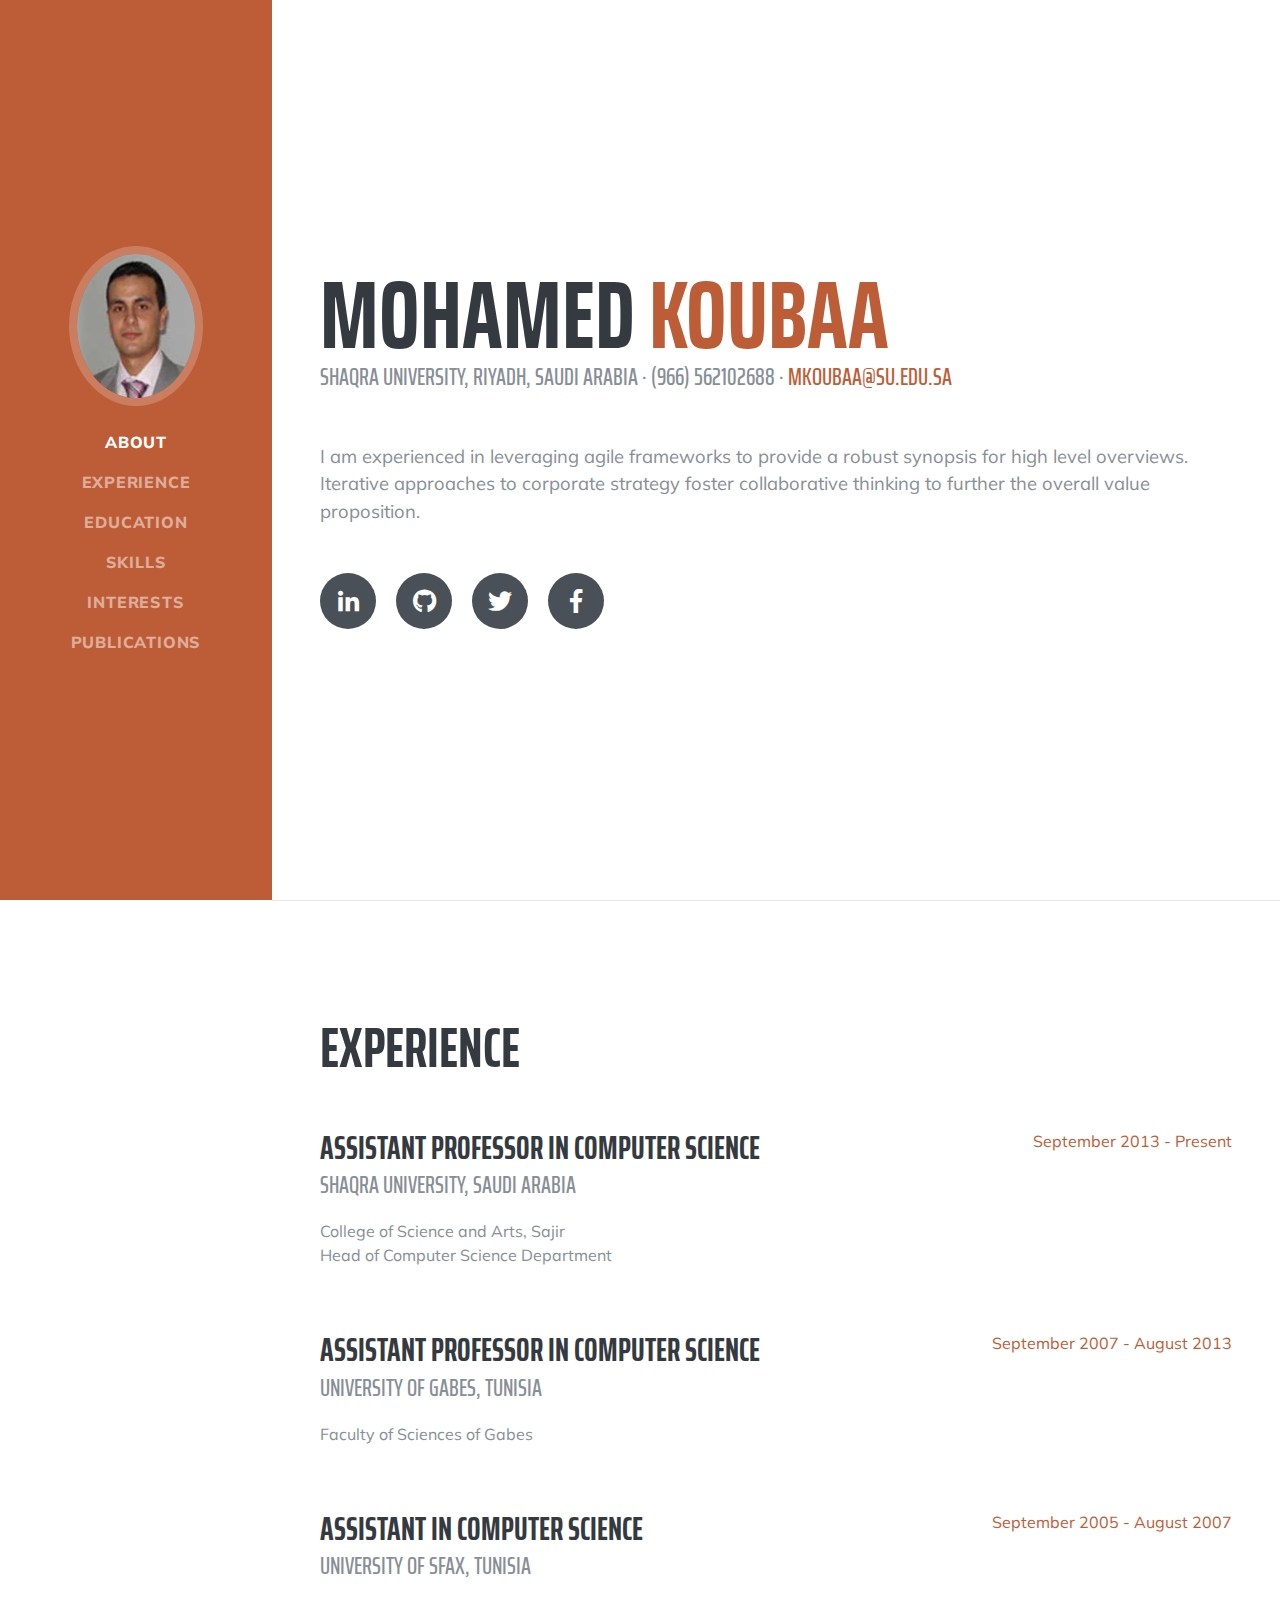
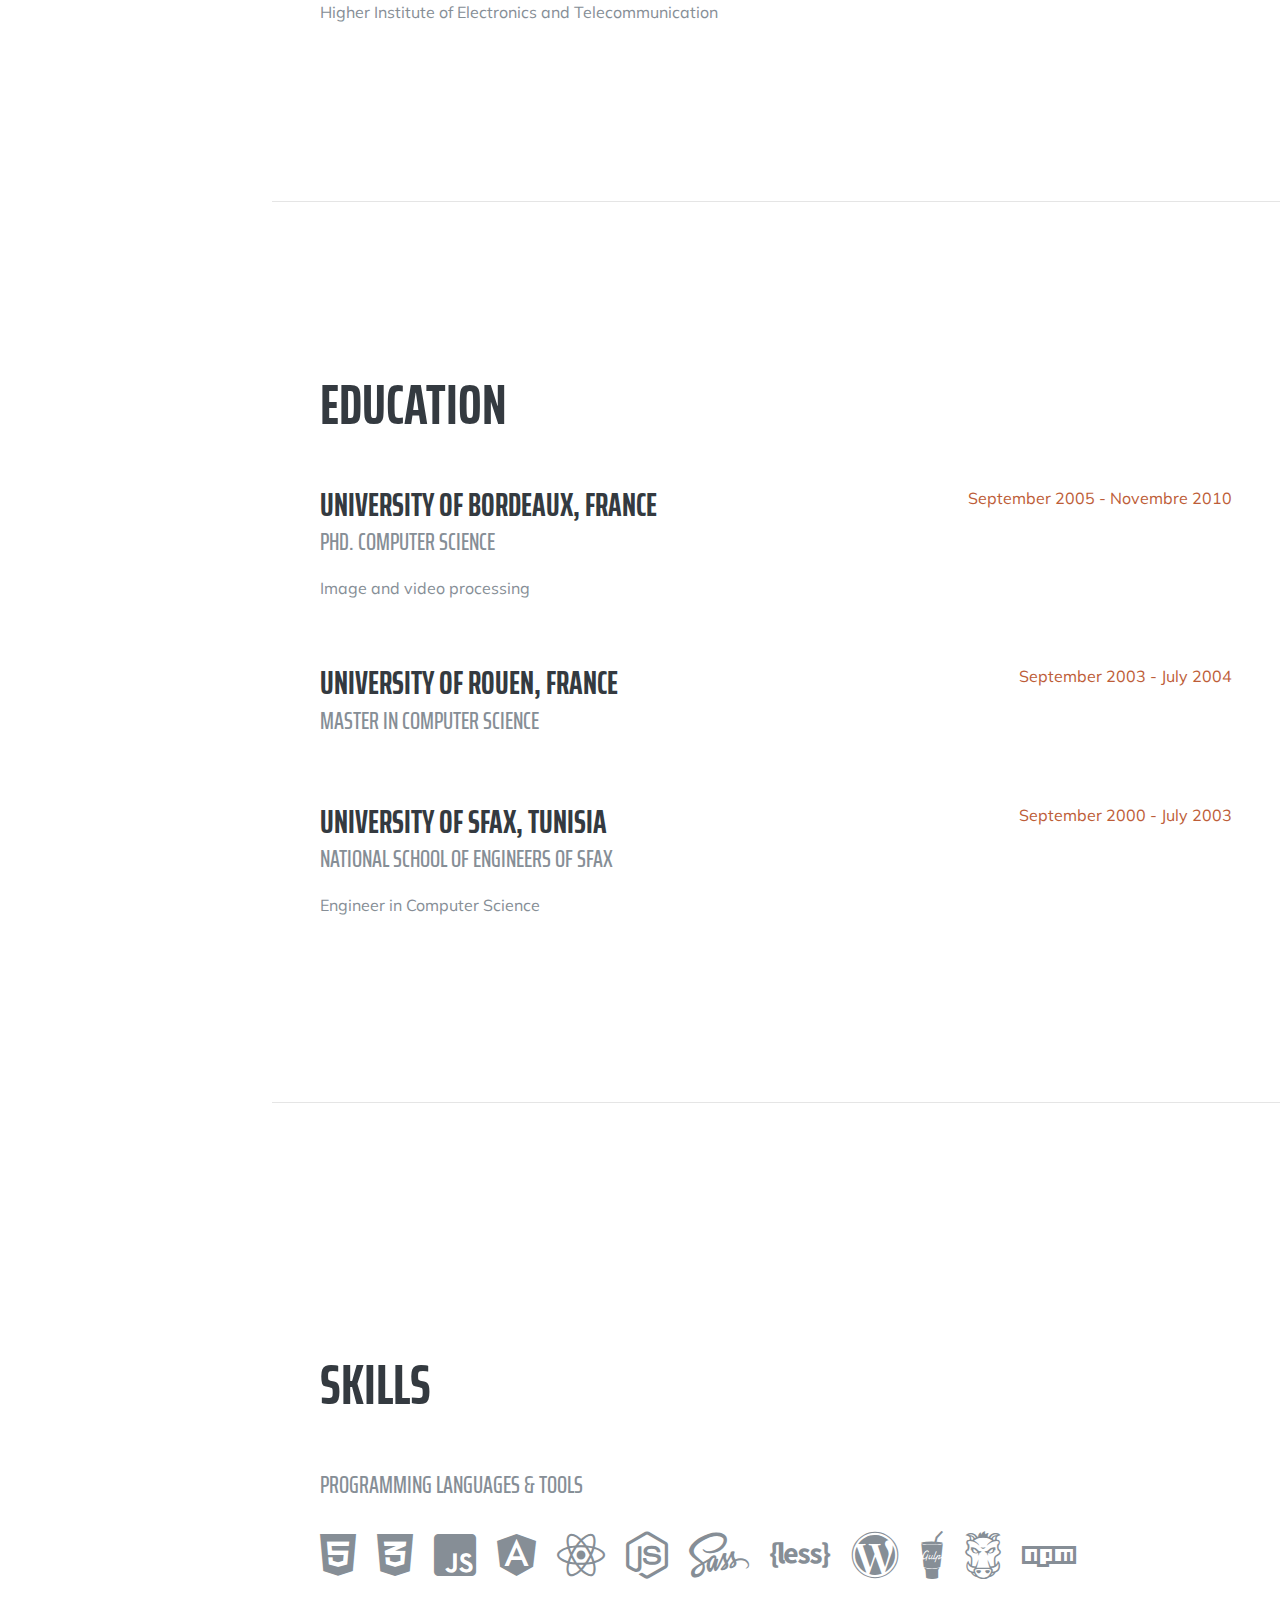
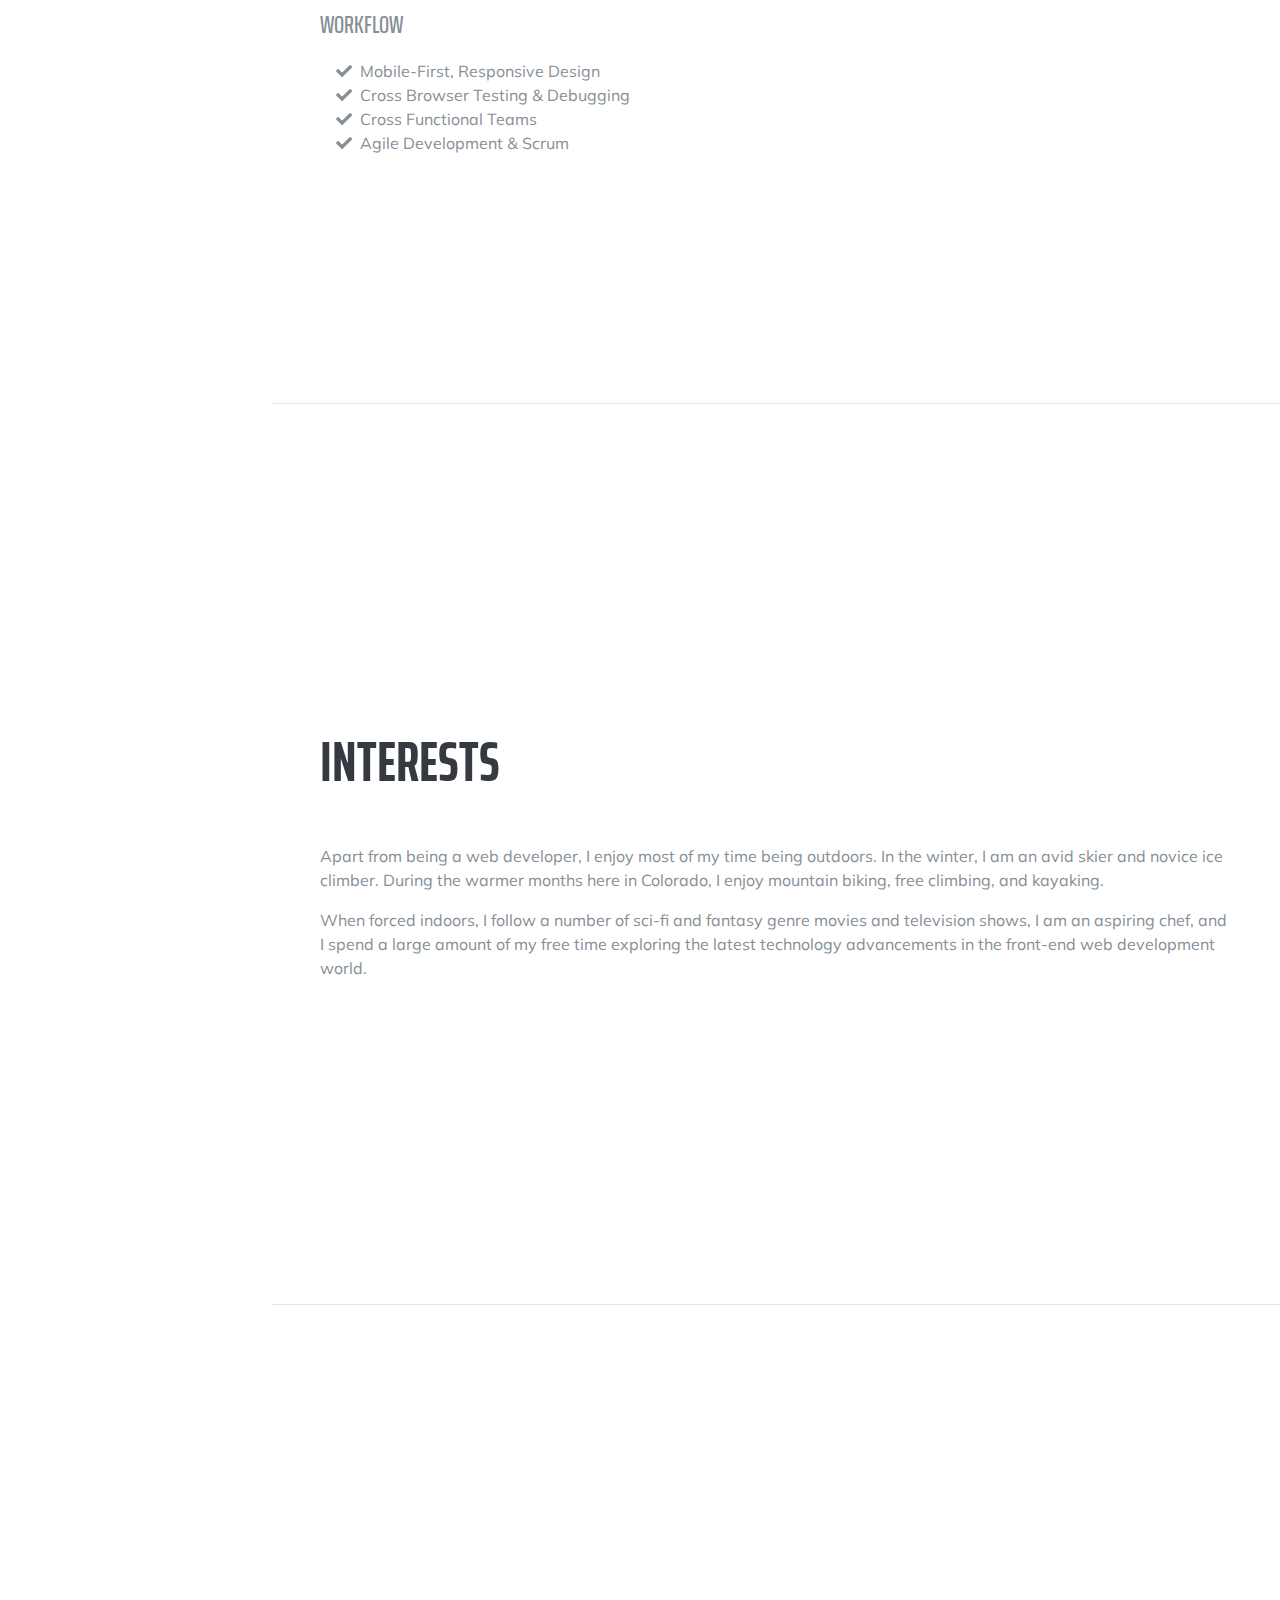
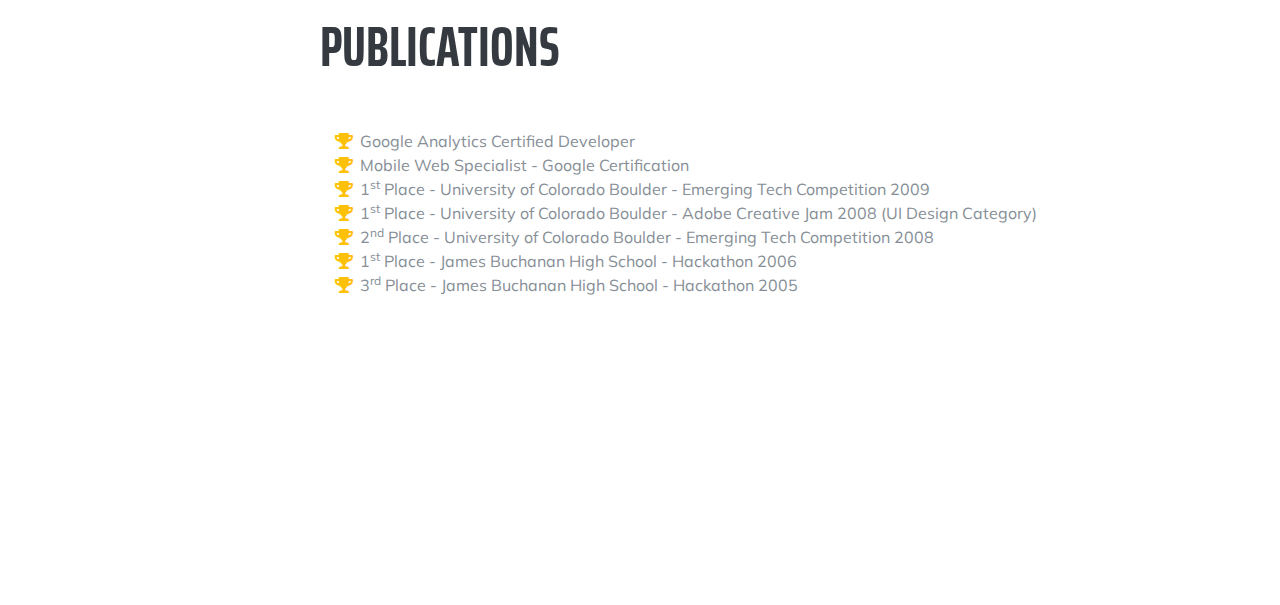
<file: index.html>
<!DOCTYPE html>
<html lang="en">

  <head>

    <meta charset="utf-8">
    <meta name="viewport" content="width=device-width, initial-scale=1, shrink-to-fit=no">
    <meta name="description" content="">
    <meta name="author" content="">

    <title>Mohamed KOUBAA</title>

    <!-- Bootstrap core CSS -->
    <link href="vendor/bootstrap/css/bootstrap.min.css" rel="stylesheet">

    <!-- Custom fonts for this template -->
    <link href="https://fonts.googleapis.com/css?family=Saira+Extra+Condensed:500,700" rel="stylesheet">
    <link href="https://fonts.googleapis.com/css?family=Muli:400,400i,800,800i" rel="stylesheet">
    <link href="vendor/fontawesome-free/css/all.min.css" rel="stylesheet">

    <!-- Custom styles for this template -->
    <link href="css/resume.min.css" rel="stylesheet">

  </head>

  <body id="page-top">

    <nav class="navbar navbar-expand-lg navbar-dark bg-primary fixed-top" id="sideNav">
      <a class="navbar-brand js-scroll-trigger" href="#page-top">
        <span class="d-block d-lg-none">Mohamed KOUBAA</span>
        <span class="d-none d-lg-block">
          <img class="img-fluid img-profile rounded-circle mx-auto mb-2" src="img/images.jpg" alt="">
        </span>
      </a>
      <button class="navbar-toggler" type="button" data-toggle="collapse" data-target="#navbarSupportedContent" aria-controls="navbarSupportedContent" aria-expanded="false" aria-label="Toggle navigation">
        <span class="navbar-toggler-icon"></span>
      </button>
      <div class="collapse navbar-collapse" id="navbarSupportedContent">
        <ul class="navbar-nav">
          <li class="nav-item">
            <a class="nav-link js-scroll-trigger" href="#about">About</a>
          </li>
          <li class="nav-item">
            <a class="nav-link js-scroll-trigger" href="#experience">Experience</a>
          </li>
          <li class="nav-item">
            <a class="nav-link js-scroll-trigger" href="#education">Education</a>
          </li>
          <li class="nav-item">
            <a class="nav-link js-scroll-trigger" href="#skills">Skills</a>
          </li>
          <li class="nav-item">
            <a class="nav-link js-scroll-trigger" href="#interests">Interests</a>
          </li>
          <li class="nav-item">
            <a class="nav-link js-scroll-trigger" href="#publications">Publications</a>
          </li>
        </ul>
      </div>
    </nav>

    <div class="container-fluid p-0">

      <section class="resume-section p-3 p-lg-5 d-flex d-column" id="about">
        <div class="my-auto">
          <h1 class="mb-0">Mohamed
            <span class="text-primary">KOUBAA</span>
          </h1>
          <div class="subheading mb-5">Shaqra University, Riyadh, Saudi Arabia · (966) 562102688 ·
            <a href="mailto:name@email.com">mkoubaa@su.edu.sa</a>
          </div>
          <p class="lead mb-5">I am experienced in leveraging agile frameworks to provide a robust synopsis for high level overviews. Iterative approaches to corporate strategy foster collaborative thinking to further the overall value proposition.</p>
          <div class="social-icons">
            <a href="#">
              <i class="fab fa-linkedin-in"></i>
            </a>
            <a href="#">
              <i class="fab fa-github"></i>
            </a>
            <a href="#">
              <i class="fab fa-twitter"></i>
            </a>
            <a href="#">
              <i class="fab fa-facebook-f"></i>
            </a>
          </div>
        </div>
      </section>

      <hr class="m-0">

      <section class="resume-section p-3 p-lg-5 d-flex flex-column" id="experience">
        <div class="my-auto">
          <h2 class="mb-5">Experience</h2>

          <div class="resume-item d-flex flex-column flex-md-row mb-5">
            <div class="resume-content mr-auto">
              <h3 class="mb-0">Assistant Professor in Computer Science</h3>
              <div class="subheading mb-3">Shaqra University, Saudi Arabia</div>
              <p>College of Science and Arts, Sajir <br>Head of Computer Science Department</p>
            </div>
            <div class="resume-date text-md-right">
              <span class="text-primary">September 2013 - Present</span>
            </div>
          </div>

          <div class="resume-item d-flex flex-column flex-md-row mb-5">
            <div class="resume-content mr-auto">
              <h3 class="mb-0">Assistant Professor in Computer Science</h3>
              <div class="subheading mb-3">University of Gabes, Tunisia</div>
              <p>Faculty of Sciences of Gabes</p>
            </div>
            <div class="resume-date text-md-right">
              <span class="text-primary">September 2007 - August 2013</span>
            </div>
          </div>

          <div class="resume-item d-flex flex-column flex-md-row mb-5">
            <div class="resume-content mr-auto">
              <h3 class="mb-0">Assistant in Computer Science</h3>
              <div class="subheading mb-3">University of Sfax, Tunisia</div>
              <p>Higher Institute of Electronics and Telecommunication</p>
            </div>
            <div class="resume-date text-md-right">
              <span class="text-primary">September 2005 - August 2007</span>
            </div>
          </div>

          <!-- <div class="resume-item d-flex flex-column flex-md-row">
            <div class="resume-content mr-auto">
              <h3 class="mb-0">Web Design Intern</h3>
              <div class="subheading mb-3">Shout! Media Productions</div>
              <p>Collaboratively administrate empowered markets via plug-and-play networks. Dynamically procrastinate B2C users after installed base benefits. Dramatically visualize customer directed convergence without revolutionary ROI.</p>
            </div> -->
            <!-- <div class="resume-date text-md-right">
              <span class="text-primary">September 2008 - June 2010</span>
            </div> -->
          <!-- </div>

        </div> -->

      </section>

      <hr class="m-0">

      <section class="resume-section p-3 p-lg-5 d-flex flex-column" id="education">
        <div class="my-auto">
          <h2 class="mb-5">Education</h2>

          <div class="resume-item d-flex flex-column flex-md-row mb-5">
            <div class="resume-content mr-auto">
              <h3 class="mb-0">University of Bordeaux, France</h3>
              <div class="subheading mb-3">Phd. Computer Science</div>
              <div>Image and video processing</div>
              <p></p>
            </div>
            <div class="resume-date text-md-right">
              <span class="text-primary">September 2005 - Novembre 2010</span>
            </div>
          </div>

          <div class="resume-item d-flex flex-column flex-md-row mb-5">
            <div class="resume-content mr-auto">
              <h3 class="mb-0">University of Rouen, France</h3>
              <div class="subheading mb-3">Master in Computer Science</div>
              <p></p>
            </div>
            <div class="resume-date text-md-right">
              <span class="text-primary">September 2003 - July 2004</span>
            </div>
          </div>

          <div class="resume-item d-flex flex-column flex-md-row">
            <div class="resume-content mr-auto">
              <h3 class="mb-0">University of Sfax, Tunisia</h3>
              <div class="subheading mb-3">National School of Engineers of Sfax</div>
              <p>Engineer in Computer Science</p>
            </div>
            <div class="resume-date text-md-right">
              <span class="text-primary">September 2000 - July 2003</span>
            </div>
          </div>

        </div>
      </section>

      <hr class="m-0">

      <section class="resume-section p-3 p-lg-5 d-flex flex-column" id="skills">
        <div class="my-auto">
          <h2 class="mb-5">Skills</h2>

          <div class="subheading mb-3">Programming Languages &amp; Tools</div>
          <ul class="list-inline dev-icons">
            <li class="list-inline-item">
              <i class="fab fa-html5"></i>
            </li>
            <li class="list-inline-item">
              <i class="fab fa-css3-alt"></i>
            </li>
            <li class="list-inline-item">
              <i class="fab fa-js-square"></i>
            </li>
            <li class="list-inline-item">
              <i class="fab fa-angular"></i>
            </li>
            <li class="list-inline-item">
              <i class="fab fa-react"></i>
            </li>
            <li class="list-inline-item">
              <i class="fab fa-node-js"></i>
            </li>
            <li class="list-inline-item">
              <i class="fab fa-sass"></i>
            </li>
            <li class="list-inline-item">
              <i class="fab fa-less"></i>
            </li>
            <li class="list-inline-item">
              <i class="fab fa-wordpress"></i>
            </li>
            <li class="list-inline-item">
              <i class="fab fa-gulp"></i>
            </li>
            <li class="list-inline-item">
              <i class="fab fa-grunt"></i>
            </li>
            <li class="list-inline-item">
              <i class="fab fa-npm"></i>
            </li>
          </ul>

          <div class="subheading mb-3">Workflow</div>
          <ul class="fa-ul mb-0">
            <li>
              <i class="fa-li fa fa-check"></i>
              Mobile-First, Responsive Design</li>
            <li>
              <i class="fa-li fa fa-check"></i>
              Cross Browser Testing &amp; Debugging</li>
            <li>
              <i class="fa-li fa fa-check"></i>
              Cross Functional Teams</li>
            <li>
              <i class="fa-li fa fa-check"></i>
              Agile Development &amp; Scrum</li>
          </ul>
        </div>
      </section>

      <hr class="m-0">

      <section class="resume-section p-3 p-lg-5 d-flex flex-column" id="interests">
        <div class="my-auto">
          <h2 class="mb-5">Interests</h2>
          <p>Apart from being a web developer, I enjoy most of my time being outdoors. In the winter, I am an avid skier and novice ice climber. During the warmer months here in Colorado, I enjoy mountain biking, free climbing, and kayaking.</p>
          <p class="mb-0">When forced indoors, I follow a number of sci-fi and fantasy genre movies and television shows, I am an aspiring chef, and I spend a large amount of my free time exploring the latest technology advancements in the front-end web development world.</p>
        </div>
      </section>

      <hr class="m-0">

      <section class="resume-section p-3 p-lg-5 d-flex flex-column" id="publications">
        <div class="my-auto">
          <h2 class="mb-5">Publications</h2>
          <ul class="fa-ul mb-0">
            <li>
              <i class="fa-li fa fa-trophy text-warning"></i>
              Google Analytics Certified Developer</li>
            <li>
              <i class="fa-li fa fa-trophy text-warning"></i>
              Mobile Web Specialist - Google Certification</li>
            <li>
              <i class="fa-li fa fa-trophy text-warning"></i>
              1<sup>st</sup>
              Place - University of Colorado Boulder - Emerging Tech Competition 2009</li>
            <li>
              <i class="fa-li fa fa-trophy text-warning"></i>
              1<sup>st</sup>
              Place - University of Colorado Boulder - Adobe Creative Jam 2008 (UI Design Category)</li>
            <li>
              <i class="fa-li fa fa-trophy text-warning"></i>
              2<sup>nd</sup>
              Place - University of Colorado Boulder - Emerging Tech Competition 2008</li>
            <li>
              <i class="fa-li fa fa-trophy text-warning"></i>
              1<sup>st</sup>
              Place - James Buchanan High School - Hackathon 2006</li>
            <li>
              <i class="fa-li fa fa-trophy text-warning"></i>
              3<sup>rd</sup>
              Place - James Buchanan High School - Hackathon 2005</li>
          </ul>
        </div>
      </section>

    </div>

    <!-- Bootstrap core JavaScript -->
    <script src="vendor/jquery/jquery.min.js"></script>
    <script src="vendor/bootstrap/js/bootstrap.bundle.min.js"></script>

    <!-- Plugin JavaScript -->
    <script src="vendor/jquery-easing/jquery.easing.min.js"></script>

    <!-- Custom scripts for this template -->
    <script src="js/resume.min.js"></script>

  </body>

</html>
</file>
<file: vendor/fontawesome-free/css/all.min.css>
/*!
 * Font Awesome Free 5.3.1 by @fontawesome - https://fontawesome.com
 * License - https://fontawesome.com/license/free (Icons: CC BY 4.0, Fonts: SIL OFL 1.1, Code: MIT License)
 */
.fa,.fab,.fal,.far,.fas{-moz-osx-font-smoothing:grayscale;-webkit-font-smoothing:antialiased;display:inline-block;font-style:normal;font-variant:normal;text-rendering:auto;line-height:1}.fa-lg{font-size:1.33333em;line-height:.75em;vertical-align:-.0667em}.fa-xs{font-size:.75em}.fa-sm{font-size:.875em}.fa-1x{font-size:1em}.fa-2x{font-size:2em}.fa-3x{font-size:3em}.fa-4x{font-size:4em}.fa-5x{font-size:5em}.fa-6x{font-size:6em}.fa-7x{font-size:7em}.fa-8x{font-size:8em}.fa-9x{font-size:9em}.fa-10x{font-size:10em}.fa-fw{text-align:center;width:1.25em}.fa-ul{list-style-type:none;margin-left:2.5em;padding-left:0}.fa-ul>li{position:relative}.fa-li{left:-2em;position:absolute;text-align:center;width:2em;line-height:inherit}.fa-border{border:.08em solid #eee;border-radius:.1em;padding:.2em .25em .15em}.fa-pull-left{float:left}.fa-pull-right{float:right}.fa.fa-pull-left,.fab.fa-pull-left,.fal.fa-pull-left,.far.fa-pull-left,.fas.fa-pull-left{margin-right:.3em}.fa.fa-pull-right,.fab.fa-pull-right,.fal.fa-pull-right,.far.fa-pull-right,.fas.fa-pull-right{margin-left:.3em}.fa-spin{animation:fa-spin 2s infinite linear}.fa-pulse{animation:fa-spin 1s infinite steps(8)}@keyframes fa-spin{0%{transform:rotate(0deg)}to{transform:rotate(1turn)}}.fa-rotate-90{-ms-filter:"progid:DXImageTransform.Microsoft.BasicImage(rotation=1)";transform:rotate(90deg)}.fa-rotate-180{-ms-filter:"progid:DXImageTransform.Microsoft.BasicImage(rotation=2)";transform:rotate(180deg)}.fa-rotate-270{-ms-filter:"progid:DXImageTransform.Microsoft.BasicImage(rotation=3)";transform:rotate(270deg)}.fa-flip-horizontal{-ms-filter:"progid:DXImageTransform.Microsoft.BasicImage(rotation=0, mirror=1)";transform:scaleX(-1)}.fa-flip-vertical{transform:scaleY(-1)}.fa-flip-horizontal.fa-flip-vertical,.fa-flip-vertical{-ms-filter:"progid:DXImageTransform.Microsoft.BasicImage(rotation=2, mirror=1)"}.fa-flip-horizontal.fa-flip-vertical{transform:scale(-1)}:root .fa-flip-horizontal,:root .fa-flip-vertical,:root .fa-rotate-90,:root .fa-rotate-180,:root .fa-rotate-270{-webkit-filter:none;filter:none}.fa-stack{display:inline-block;height:2em;line-height:2em;position:relative;vertical-align:middle;width:2em}.fa-stack-1x,.fa-stack-2x{left:0;position:absolute;text-align:center;width:100%}.fa-stack-1x{line-height:inherit}.fa-stack-2x{font-size:2em}.fa-inverse{color:#fff}.fa-500px:before{content:"\f26e"}.fa-accessible-icon:before{content:"\f368"}.fa-accusoft:before{content:"\f369"}.fa-ad:before{content:"\f641"}.fa-address-book:before{content:"\f2b9"}.fa-address-card:before{content:"\f2bb"}.fa-adjust:before{content:"\f042"}.fa-adn:before{content:"\f170"}.fa-adversal:before{content:"\f36a"}.fa-affiliatetheme:before{content:"\f36b"}.fa-air-freshener:before{content:"\f5d0"}.fa-algolia:before{content:"\f36c"}.fa-align-center:before{content:"\f037"}.fa-align-justify:before{content:"\f039"}.fa-align-left:before{content:"\f036"}.fa-align-right:before{content:"\f038"}.fa-alipay:before{content:"\f642"}.fa-allergies:before{content:"\f461"}.fa-amazon:before{content:"\f270"}.fa-amazon-pay:before{content:"\f42c"}.fa-ambulance:before{content:"\f0f9"}.fa-american-sign-language-interpreting:before{content:"\f2a3"}.fa-amilia:before{content:"\f36d"}.fa-anchor:before{content:"\f13d"}.fa-android:before{content:"\f17b"}.fa-angellist:before{content:"\f209"}.fa-angle-double-down:before{content:"\f103"}.fa-angle-double-left:before{content:"\f100"}.fa-angle-double-right:before{content:"\f101"}.fa-angle-double-up:before{content:"\f102"}.fa-angle-down:before{content:"\f107"}.fa-angle-left:before{content:"\f104"}.fa-angle-right:before{content:"\f105"}.fa-angle-up:before{content:"\f106"}.fa-angry:before{content:"\f556"}.fa-angrycreative:before{content:"\f36e"}.fa-angular:before{content:"\f420"}.fa-ankh:before{content:"\f644"}.fa-app-store:before{content:"\f36f"}.fa-app-store-ios:before{content:"\f370"}.fa-apper:before{content:"\f371"}.fa-apple:before{content:"\f179"}.fa-apple-alt:before{content:"\f5d1"}.fa-apple-pay:before{content:"\f415"}.fa-archive:before{content:"\f187"}.fa-archway:before{content:"\f557"}.fa-arrow-alt-circle-down:before{content:"\f358"}.fa-arrow-alt-circle-left:before{content:"\f359"}.fa-arrow-alt-circle-right:before{content:"\f35a"}.fa-arrow-alt-circle-up:before{content:"\f35b"}.fa-arrow-circle-down:before{content:"\f0ab"}.fa-arrow-circle-left:before{content:"\f0a8"}.fa-arrow-circle-right:before{content:"\f0a9"}.fa-arrow-circle-up:before{content:"\f0aa"}.fa-arrow-down:before{content:"\f063"}.fa-arrow-left:before{content:"\f060"}.fa-arrow-right:before{content:"\f061"}.fa-arrow-up:before{content:"\f062"}.fa-arrows-alt:before{content:"\f0b2"}.fa-arrows-alt-h:before{content:"\f337"}.fa-arrows-alt-v:before{content:"\f338"}.fa-assistive-listening-systems:before{content:"\f2a2"}.fa-asterisk:before{content:"\f069"}.fa-asymmetrik:before{content:"\f372"}.fa-at:before{content:"\f1fa"}.fa-atlas:before{content:"\f558"}.fa-atom:before{content:"\f5d2"}.fa-audible:before{content:"\f373"}.fa-audio-description:before{content:"\f29e"}.fa-autoprefixer:before{content:"\f41c"}.fa-avianex:before{content:"\f374"}.fa-aviato:before{content:"\f421"}.fa-award:before{content:"\f559"}.fa-aws:before{content:"\f375"}.fa-backspace:before{content:"\f55a"}.fa-backward:before{content:"\f04a"}.fa-balance-scale:before{content:"\f24e"}.fa-ban:before{content:"\f05e"}.fa-band-aid:before{content:"\f462"}.fa-bandcamp:before{content:"\f2d5"}.fa-barcode:before{content:"\f02a"}.fa-bars:before{content:"\f0c9"}.fa-baseball-ball:before{content:"\f433"}.fa-basketball-ball:before{content:"\f434"}.fa-bath:before{content:"\f2cd"}.fa-battery-empty:before{content:"\f244"}.fa-battery-full:before{content:"\f240"}.fa-battery-half:before{content:"\f242"}.fa-battery-quarter:before{content:"\f243"}.fa-battery-three-quarters:before{content:"\f241"}.fa-bed:before{content:"\f236"}.fa-beer:before{content:"\f0fc"}.fa-behance:before{content:"\f1b4"}.fa-behance-square:before{content:"\f1b5"}.fa-bell:before{content:"\f0f3"}.fa-bell-slash:before{content:"\f1f6"}.fa-bezier-curve:before{content:"\f55b"}.fa-bible:before{content:"\f647"}.fa-bicycle:before{content:"\f206"}.fa-bimobject:before{content:"\f378"}.fa-binoculars:before{content:"\f1e5"}.fa-birthday-cake:before{content:"\f1fd"}.fa-bitbucket:before{content:"\f171"}.fa-bitcoin:before{content:"\f379"}.fa-bity:before{content:"\f37a"}.fa-black-tie:before{content:"\f27e"}.fa-blackberry:before{content:"\f37b"}.fa-blender:before{content:"\f517"}.fa-blind:before{content:"\f29d"}.fa-blogger:before{content:"\f37c"}.fa-blogger-b:before{content:"\f37d"}.fa-bluetooth:before{content:"\f293"}.fa-bluetooth-b:before{content:"\f294"}.fa-bold:before{content:"\f032"}.fa-bolt:before{content:"\f0e7"}.fa-bomb:before{content:"\f1e2"}.fa-bone:before{content:"\f5d7"}.fa-bong:before{content:"\f55c"}.fa-book:before{content:"\f02d"}.fa-book-open:before{content:"\f518"}.fa-book-reader:before{content:"\f5da"}.fa-bookmark:before{content:"\f02e"}.fa-bowling-ball:before{content:"\f436"}.fa-box:before{content:"\f466"}.fa-box-open:before{content:"\f49e"}.fa-boxes:before{content:"\f468"}.fa-braille:before{content:"\f2a1"}.fa-brain:before{content:"\f5dc"}.fa-briefcase:before{content:"\f0b1"}.fa-briefcase-medical:before{content:"\f469"}.fa-broadcast-tower:before{content:"\f519"}.fa-broom:before{content:"\f51a"}.fa-brush:before{content:"\f55d"}.fa-btc:before{content:"\f15a"}.fa-bug:before{content:"\f188"}.fa-building:before{content:"\f1ad"}.fa-bullhorn:before{content:"\f0a1"}.fa-bullseye:before{content:"\f140"}.fa-burn:before{content:"\f46a"}.fa-buromobelexperte:before{content:"\f37f"}.fa-bus:before{content:"\f207"}.fa-bus-alt:before{content:"\f55e"}.fa-business-time:before{content:"\f64a"}.fa-buysellads:before{content:"\f20d"}.fa-calculator:before{content:"\f1ec"}.fa-calendar:before{content:"\f133"}.fa-calendar-alt:before{content:"\f073"}.fa-calendar-check:before{content:"\f274"}.fa-calendar-minus:before{content:"\f272"}.fa-calendar-plus:before{content:"\f271"}.fa-calendar-times:before{content:"\f273"}.fa-camera:before{content:"\f030"}.fa-camera-retro:before{content:"\f083"}.fa-cannabis:before{content:"\f55f"}.fa-capsules:before{content:"\f46b"}.fa-car:before{content:"\f1b9"}.fa-car-alt:before{content:"\f5de"}.fa-car-battery:before{content:"\f5df"}.fa-car-crash:before{content:"\f5e1"}.fa-car-side:before{content:"\f5e4"}.fa-caret-down:before{content:"\f0d7"}.fa-caret-left:before{content:"\f0d9"}.fa-caret-right:before{content:"\f0da"}.fa-caret-square-down:before{content:"\f150"}.fa-caret-square-left:before{content:"\f191"}.fa-caret-square-right:before{content:"\f152"}.fa-caret-square-up:before{content:"\f151"}.fa-caret-up:before{content:"\f0d8"}.fa-cart-arrow-down:before{content:"\f218"}.fa-cart-plus:before{content:"\f217"}.fa-cc-amazon-pay:before{content:"\f42d"}.fa-cc-amex:before{content:"\f1f3"}.fa-cc-apple-pay:before{content:"\f416"}.fa-cc-diners-club:before{content:"\f24c"}.fa-cc-discover:before{content:"\f1f2"}.fa-cc-jcb:before{content:"\f24b"}.fa-cc-mastercard:before{content:"\f1f1"}.fa-cc-paypal:before{content:"\f1f4"}.fa-cc-stripe:before{content:"\f1f5"}.fa-cc-visa:before{content:"\f1f0"}.fa-centercode:before{content:"\f380"}.fa-certificate:before{content:"\f0a3"}.fa-chalkboard:before{content:"\f51b"}.fa-chalkboard-teacher:before{content:"\f51c"}.fa-charging-station:before{content:"\f5e7"}.fa-chart-area:before{content:"\f1fe"}.fa-chart-bar:before{content:"\f080"}.fa-chart-line:before{content:"\f201"}.fa-chart-pie:before{content:"\f200"}.fa-check:before{content:"\f00c"}.fa-check-circle:before{content:"\f058"}.fa-check-double:before{content:"\f560"}.fa-check-square:before{content:"\f14a"}.fa-chess:before{content:"\f439"}.fa-chess-bishop:before{content:"\f43a"}.fa-chess-board:before{content:"\f43c"}.fa-chess-king:before{content:"\f43f"}.fa-chess-knight:before{content:"\f441"}.fa-chess-pawn:before{content:"\f443"}.fa-chess-queen:before{content:"\f445"}.fa-chess-rook:before{content:"\f447"}.fa-chevron-circle-down:before{content:"\f13a"}.fa-chevron-circle-left:before{content:"\f137"}.fa-chevron-circle-right:before{content:"\f138"}.fa-chevron-circle-up:before{content:"\f139"}.fa-chevron-down:before{content:"\f078"}.fa-chevron-left:before{content:"\f053"}.fa-chevron-right:before{content:"\f054"}.fa-chevron-up:before{content:"\f077"}.fa-child:before{content:"\f1ae"}.fa-chrome:before{content:"\f268"}.fa-church:before{content:"\f51d"}.fa-circle:before{content:"\f111"}.fa-circle-notch:before{content:"\f1ce"}.fa-city:before{content:"\f64f"}.fa-clipboard:before{content:"\f328"}.fa-clipboard-check:before{content:"\f46c"}.fa-clipboard-list:before{content:"\f46d"}.fa-clock:before{content:"\f017"}.fa-clone:before{content:"\f24d"}.fa-closed-captioning:before{content:"\f20a"}.fa-cloud:before{content:"\f0c2"}.fa-cloud-download-alt:before{content:"\f381"}.fa-cloud-upload-alt:before{content:"\f382"}.fa-cloudscale:before{content:"\f383"}.fa-cloudsmith:before{content:"\f384"}.fa-cloudversify:before{content:"\f385"}.fa-cocktail:before{content:"\f561"}.fa-code:before{content:"\f121"}.fa-code-branch:before{content:"\f126"}.fa-codepen:before{content:"\f1cb"}.fa-codiepie:before{content:"\f284"}.fa-coffee:before{content:"\f0f4"}.fa-cog:before{content:"\f013"}.fa-cogs:before{content:"\f085"}.fa-coins:before{content:"\f51e"}.fa-columns:before{content:"\f0db"}.fa-comment:before{content:"\f075"}.fa-comment-alt:before{content:"\f27a"}.fa-comment-dollar:before{content:"\f651"}.fa-comment-dots:before{content:"\f4ad"}.fa-comment-slash:before{content:"\f4b3"}.fa-comments:before{content:"\f086"}.fa-comments-dollar:before{content:"\f653"}.fa-compact-disc:before{content:"\f51f"}.fa-compass:before{content:"\f14e"}.fa-compress:before{content:"\f066"}.fa-concierge-bell:before{content:"\f562"}.fa-connectdevelop:before{content:"\f20e"}.fa-contao:before{content:"\f26d"}.fa-cookie:before{content:"\f563"}.fa-cookie-bite:before{content:"\f564"}.fa-copy:before{content:"\f0c5"}.fa-copyright:before{content:"\f1f9"}.fa-couch:before{content:"\f4b8"}.fa-cpanel:before{content:"\f388"}.fa-creative-commons:before{content:"\f25e"}.fa-creative-commons-by:before{content:"\f4e7"}.fa-creative-commons-nc:before{content:"\f4e8"}.fa-creative-commons-nc-eu:before{content:"\f4e9"}.fa-creative-commons-nc-jp:before{content:"\f4ea"}.fa-creative-commons-nd:before{content:"\f4eb"}.fa-creative-commons-pd:before{content:"\f4ec"}.fa-creative-commons-pd-alt:before{content:"\f4ed"}.fa-creative-commons-remix:before{content:"\f4ee"}.fa-creative-commons-sa:before{content:"\f4ef"}.fa-creative-commons-sampling:before{content:"\f4f0"}.fa-creative-commons-sampling-plus:before{content:"\f4f1"}.fa-creative-commons-share:before{content:"\f4f2"}.fa-credit-card:before{content:"\f09d"}.fa-crop:before{content:"\f125"}.fa-crop-alt:before{content:"\f565"}.fa-cross:before{content:"\f654"}.fa-crosshairs:before{content:"\f05b"}.fa-crow:before{content:"\f520"}.fa-crown:before{content:"\f521"}.fa-css3:before{content:"\f13c"}.fa-css3-alt:before{content:"\f38b"}.fa-cube:before{content:"\f1b2"}.fa-cubes:before{content:"\f1b3"}.fa-cut:before{content:"\f0c4"}.fa-cuttlefish:before{content:"\f38c"}.fa-d-and-d:before{content:"\f38d"}.fa-dashcube:before{content:"\f210"}.fa-database:before{content:"\f1c0"}.fa-deaf:before{content:"\f2a4"}.fa-delicious:before{content:"\f1a5"}.fa-deploydog:before{content:"\f38e"}.fa-deskpro:before{content:"\f38f"}.fa-desktop:before{content:"\f108"}.fa-deviantart:before{content:"\f1bd"}.fa-dharmachakra:before{content:"\f655"}.fa-diagnoses:before{content:"\f470"}.fa-dice:before{content:"\f522"}.fa-dice-five:before{content:"\f523"}.fa-dice-four:before{content:"\f524"}.fa-dice-one:before{content:"\f525"}.fa-dice-six:before{content:"\f526"}.fa-dice-three:before{content:"\f527"}.fa-dice-two:before{content:"\f528"}.fa-digg:before{content:"\f1a6"}.fa-digital-ocean:before{content:"\f391"}.fa-digital-tachograph:before{content:"\f566"}.fa-directions:before{content:"\f5eb"}.fa-discord:before{content:"\f392"}.fa-discourse:before{content:"\f393"}.fa-divide:before{content:"\f529"}.fa-dizzy:before{content:"\f567"}.fa-dna:before{content:"\f471"}.fa-dochub:before{content:"\f394"}.fa-docker:before{content:"\f395"}.fa-dollar-sign:before{content:"\f155"}.fa-dolly:before{content:"\f472"}.fa-dolly-flatbed:before{content:"\f474"}.fa-donate:before{content:"\f4b9"}.fa-door-closed:before{content:"\f52a"}.fa-door-open:before{content:"\f52b"}.fa-dot-circle:before{content:"\f192"}.fa-dove:before{content:"\f4ba"}.fa-download:before{content:"\f019"}.fa-draft2digital:before{content:"\f396"}.fa-drafting-compass:before{content:"\f568"}.fa-draw-polygon:before{content:"\f5ee"}.fa-dribbble:before{content:"\f17d"}.fa-dribbble-square:before{content:"\f397"}.fa-dropbox:before{content:"\f16b"}.fa-drum:before{content:"\f569"}.fa-drum-steelpan:before{content:"\f56a"}.fa-drupal:before{content:"\f1a9"}.fa-dumbbell:before{content:"\f44b"}.fa-dyalog:before{content:"\f399"}.fa-earlybirds:before{content:"\f39a"}.fa-ebay:before{content:"\f4f4"}.fa-edge:before{content:"\f282"}.fa-edit:before{content:"\f044"}.fa-eject:before{content:"\f052"}.fa-elementor:before{content:"\f430"}.fa-ellipsis-h:before{content:"\f141"}.fa-ellipsis-v:before{content:"\f142"}.fa-ello:before{content:"\f5f1"}.fa-ember:before{content:"\f423"}.fa-empire:before{content:"\f1d1"}.fa-envelope:before{content:"\f0e0"}.fa-envelope-open:before{content:"\f2b6"}.fa-envelope-open-text:before{content:"\f658"}.fa-envelope-square:before{content:"\f199"}.fa-envira:before{content:"\f299"}.fa-equals:before{content:"\f52c"}.fa-eraser:before{content:"\f12d"}.fa-erlang:before{content:"\f39d"}.fa-ethereum:before{content:"\f42e"}.fa-etsy:before{content:"\f2d7"}.fa-euro-sign:before{content:"\f153"}.fa-exchange-alt:before{content:"\f362"}.fa-exclamation:before{content:"\f12a"}.fa-exclamation-circle:before{content:"\f06a"}.fa-exclamation-triangle:before{content:"\f071"}.fa-expand:before{content:"\f065"}.fa-expand-arrows-alt:before{content:"\f31e"}.fa-expeditedssl:before{content:"\f23e"}.fa-external-link-alt:before{content:"\f35d"}.fa-external-link-square-alt:before{content:"\f360"}.fa-eye:before{content:"\f06e"}.fa-eye-dropper:before{content:"\f1fb"}.fa-eye-slash:before{content:"\f070"}.fa-facebook:before{content:"\f09a"}.fa-facebook-f:before{content:"\f39e"}.fa-facebook-messenger:before{content:"\f39f"}.fa-facebook-square:before{content:"\f082"}.fa-fast-backward:before{content:"\f049"}.fa-fast-forward:before{content:"\f050"}.fa-fax:before{content:"\f1ac"}.fa-feather:before{content:"\f52d"}.fa-feather-alt:before{content:"\f56b"}.fa-female:before{content:"\f182"}.fa-fighter-jet:before{content:"\f0fb"}.fa-file:before{content:"\f15b"}.fa-file-alt:before{content:"\f15c"}.fa-file-archive:before{content:"\f1c6"}.fa-file-audio:before{content:"\f1c7"}.fa-file-code:before{content:"\f1c9"}.fa-file-contract:before{content:"\f56c"}.fa-file-download:before{content:"\f56d"}.fa-file-excel:before{content:"\f1c3"}.fa-file-export:before{content:"\f56e"}.fa-file-image:before{content:"\f1c5"}.fa-file-import:before{content:"\f56f"}.fa-file-invoice:before{content:"\f570"}.fa-file-invoice-dollar:before{content:"\f571"}.fa-file-medical:before{content:"\f477"}.fa-file-medical-alt:before{content:"\f478"}.fa-file-pdf:before{content:"\f1c1"}.fa-file-powerpoint:before{content:"\f1c4"}.fa-file-prescription:before{content:"\f572"}.fa-file-signature:before{content:"\f573"}.fa-file-upload:before{content:"\f574"}.fa-file-video:before{content:"\f1c8"}.fa-file-word:before{content:"\f1c2"}.fa-fill:before{content:"\f575"}.fa-fill-drip:before{content:"\f576"}.fa-film:before{content:"\f008"}.fa-filter:before{content:"\f0b0"}.fa-fingerprint:before{content:"\f577"}.fa-fire:before{content:"\f06d"}.fa-fire-extinguisher:before{content:"\f134"}.fa-firefox:before{content:"\f269"}.fa-first-aid:before{content:"\f479"}.fa-first-order:before{content:"\f2b0"}.fa-first-order-alt:before{content:"\f50a"}.fa-firstdraft:before{content:"\f3a1"}.fa-fish:before{content:"\f578"}.fa-flag:before{content:"\f024"}.fa-flag-checkered:before{content:"\f11e"}.fa-flask:before{content:"\f0c3"}.fa-flickr:before{content:"\f16e"}.fa-flipboard:before{content:"\f44d"}.fa-flushed:before{content:"\f579"}.fa-fly:before{content:"\f417"}.fa-folder:before{content:"\f07b"}.fa-folder-minus:before{content:"\f65d"}.fa-folder-open:before{content:"\f07c"}.fa-folder-plus:before{content:"\f65e"}.fa-font:before{content:"\f031"}.fa-font-awesome:before{content:"\f2b4"}.fa-font-awesome-alt:before{content:"\f35c"}.fa-font-awesome-flag:before{content:"\f425"}.fa-font-awesome-logo-full:before{content:"\f4e6"}.fa-fonticons:before{content:"\f280"}.fa-fonticons-fi:before{content:"\f3a2"}.fa-football-ball:before{content:"\f44e"}.fa-fort-awesome:before{content:"\f286"}.fa-fort-awesome-alt:before{content:"\f3a3"}.fa-forumbee:before{content:"\f211"}.fa-forward:before{content:"\f04e"}.fa-foursquare:before{content:"\f180"}.fa-free-code-camp:before{content:"\f2c5"}.fa-freebsd:before{content:"\f3a4"}.fa-frog:before{content:"\f52e"}.fa-frown:before{content:"\f119"}.fa-frown-open:before{content:"\f57a"}.fa-fulcrum:before{content:"\f50b"}.fa-funnel-dollar:before{content:"\f662"}.fa-futbol:before{content:"\f1e3"}.fa-galactic-republic:before{content:"\f50c"}.fa-galactic-senate:before{content:"\f50d"}.fa-gamepad:before{content:"\f11b"}.fa-gas-pump:before{content:"\f52f"}.fa-gavel:before{content:"\f0e3"}.fa-gem:before{content:"\f3a5"}.fa-genderless:before{content:"\f22d"}.fa-get-pocket:before{content:"\f265"}.fa-gg:before{content:"\f260"}.fa-gg-circle:before{content:"\f261"}.fa-gift:before{content:"\f06b"}.fa-git:before{content:"\f1d3"}.fa-git-square:before{content:"\f1d2"}.fa-github:before{content:"\f09b"}.fa-github-alt:before{content:"\f113"}.fa-github-square:before{content:"\f092"}.fa-gitkraken:before{content:"\f3a6"}.fa-gitlab:before{content:"\f296"}.fa-gitter:before{content:"\f426"}.fa-glass-martini:before{content:"\f000"}.fa-glass-martini-alt:before{content:"\f57b"}.fa-glasses:before{content:"\f530"}.fa-glide:before{content:"\f2a5"}.fa-glide-g:before{content:"\f2a6"}.fa-globe:before{content:"\f0ac"}.fa-globe-africa:before{content:"\f57c"}.fa-globe-americas:before{content:"\f57d"}.fa-globe-asia:before{content:"\f57e"}.fa-gofore:before{content:"\f3a7"}.fa-golf-ball:before{content:"\f450"}.fa-goodreads:before{content:"\f3a8"}.fa-goodreads-g:before{content:"\f3a9"}.fa-google:before{content:"\f1a0"}.fa-google-drive:before{content:"\f3aa"}.fa-google-play:before{content:"\f3ab"}.fa-google-plus:before{content:"\f2b3"}.fa-google-plus-g:before{content:"\f0d5"}.fa-google-plus-square:before{content:"\f0d4"}.fa-google-wallet:before{content:"\f1ee"}.fa-gopuram:before{content:"\f664"}.fa-graduation-cap:before{content:"\f19d"}.fa-gratipay:before{content:"\f184"}.fa-grav:before{content:"\f2d6"}.fa-greater-than:before{content:"\f531"}.fa-greater-than-equal:before{content:"\f532"}.fa-grimace:before{content:"\f57f"}.fa-grin:before{content:"\f580"}.fa-grin-alt:before{content:"\f581"}.fa-grin-beam:before{content:"\f582"}.fa-grin-beam-sweat:before{content:"\f583"}.fa-grin-hearts:before{content:"\f584"}.fa-grin-squint:before{content:"\f585"}.fa-grin-squint-tears:before{content:"\f586"}.fa-grin-stars:before{content:"\f587"}.fa-grin-tears:before{content:"\f588"}.fa-grin-tongue:before{content:"\f589"}.fa-grin-tongue-squint:before{content:"\f58a"}.fa-grin-tongue-wink:before{content:"\f58b"}.fa-grin-wink:before{content:"\f58c"}.fa-grip-horizontal:before{content:"\f58d"}.fa-grip-vertical:before{content:"\f58e"}.fa-gripfire:before{content:"\f3ac"}.fa-grunt:before{content:"\f3ad"}.fa-gulp:before{content:"\f3ae"}.fa-h-square:before{content:"\f0fd"}.fa-hacker-news:before{content:"\f1d4"}.fa-hacker-news-square:before{content:"\f3af"}.fa-hackerrank:before{content:"\f5f7"}.fa-hamsa:before{content:"\f665"}.fa-hand-holding:before{content:"\f4bd"}.fa-hand-holding-heart:before{content:"\f4be"}.fa-hand-holding-usd:before{content:"\f4c0"}.fa-hand-lizard:before{content:"\f258"}.fa-hand-paper:before{content:"\f256"}.fa-hand-peace:before{content:"\f25b"}.fa-hand-point-down:before{content:"\f0a7"}.fa-hand-point-left:before{content:"\f0a5"}.fa-hand-point-right:before{content:"\f0a4"}.fa-hand-point-up:before{content:"\f0a6"}.fa-hand-pointer:before{content:"\f25a"}.fa-hand-rock:before{content:"\f255"}.fa-hand-scissors:before{content:"\f257"}.fa-hand-spock:before{content:"\f259"}.fa-hands:before{content:"\f4c2"}.fa-hands-helping:before{content:"\f4c4"}.fa-handshake:before{content:"\f2b5"}.fa-hashtag:before{content:"\f292"}.fa-haykal:before{content:"\f666"}.fa-hdd:before{content:"\f0a0"}.fa-heading:before{content:"\f1dc"}.fa-headphones:before{content:"\f025"}.fa-headphones-alt:before{content:"\f58f"}.fa-headset:before{content:"\f590"}.fa-heart:before{content:"\f004"}.fa-heartbeat:before{content:"\f21e"}.fa-helicopter:before{content:"\f533"}.fa-highlighter:before{content:"\f591"}.fa-hips:before{content:"\f452"}.fa-hire-a-helper:before{content:"\f3b0"}.fa-history:before{content:"\f1da"}.fa-hockey-puck:before{content:"\f453"}.fa-home:before{content:"\f015"}.fa-hooli:before{content:"\f427"}.fa-hornbill:before{content:"\f592"}.fa-hospital:before{content:"\f0f8"}.fa-hospital-alt:before{content:"\f47d"}.fa-hospital-symbol:before{content:"\f47e"}.fa-hot-tub:before{content:"\f593"}.fa-hotel:before{content:"\f594"}.fa-hotjar:before{content:"\f3b1"}.fa-hourglass:before{content:"\f254"}.fa-hourglass-end:before{content:"\f253"}.fa-hourglass-half:before{content:"\f252"}.fa-hourglass-start:before{content:"\f251"}.fa-houzz:before{content:"\f27c"}.fa-html5:before{content:"\f13b"}.fa-hubspot:before{content:"\f3b2"}.fa-i-cursor:before{content:"\f246"}.fa-id-badge:before{content:"\f2c1"}.fa-id-card:before{content:"\f2c2"}.fa-id-card-alt:before{content:"\f47f"}.fa-image:before{content:"\f03e"}.fa-images:before{content:"\f302"}.fa-imdb:before{content:"\f2d8"}.fa-inbox:before{content:"\f01c"}.fa-indent:before{content:"\f03c"}.fa-industry:before{content:"\f275"}.fa-infinity:before{content:"\f534"}.fa-info:before{content:"\f129"}.fa-info-circle:before{content:"\f05a"}.fa-instagram:before{content:"\f16d"}.fa-internet-explorer:before{content:"\f26b"}.fa-ioxhost:before{content:"\f208"}.fa-italic:before{content:"\f033"}.fa-itunes:before{content:"\f3b4"}.fa-itunes-note:before{content:"\f3b5"}.fa-java:before{content:"\f4e4"}.fa-jedi:before{content:"\f669"}.fa-jedi-order:before{content:"\f50e"}.fa-jenkins:before{content:"\f3b6"}.fa-joget:before{content:"\f3b7"}.fa-joint:before{content:"\f595"}.fa-joomla:before{content:"\f1aa"}.fa-journal-whills:before{content:"\f66a"}.fa-js:before{content:"\f3b8"}.fa-js-square:before{content:"\f3b9"}.fa-jsfiddle:before{content:"\f1cc"}.fa-kaaba:before{content:"\f66b"}.fa-kaggle:before{content:"\f5fa"}.fa-key:before{content:"\f084"}.fa-keybase:before{content:"\f4f5"}.fa-keyboard:before{content:"\f11c"}.fa-keycdn:before{content:"\f3ba"}.fa-khanda:before{content:"\f66d"}.fa-kickstarter:before{content:"\f3bb"}.fa-kickstarter-k:before{content:"\f3bc"}.fa-kiss:before{content:"\f596"}.fa-kiss-beam:before{content:"\f597"}.fa-kiss-wink-heart:before{content:"\f598"}.fa-kiwi-bird:before{content:"\f535"}.fa-korvue:before{content:"\f42f"}.fa-landmark:before{content:"\f66f"}.fa-language:before{content:"\f1ab"}.fa-laptop:before{content:"\f109"}.fa-laptop-code:before{content:"\f5fc"}.fa-laravel:before{content:"\f3bd"}.fa-lastfm:before{content:"\f202"}.fa-lastfm-square:before{content:"\f203"}.fa-laugh:before{content:"\f599"}.fa-laugh-beam:before{content:"\f59a"}.fa-laugh-squint:before{content:"\f59b"}.fa-laugh-wink:before{content:"\f59c"}.fa-layer-group:before{content:"\f5fd"}.fa-leaf:before{content:"\f06c"}.fa-leanpub:before{content:"\f212"}.fa-lemon:before{content:"\f094"}.fa-less:before{content:"\f41d"}.fa-less-than:before{content:"\f536"}.fa-less-than-equal:before{content:"\f537"}.fa-level-down-alt:before{content:"\f3be"}.fa-level-up-alt:before{content:"\f3bf"}.fa-life-ring:before{content:"\f1cd"}.fa-lightbulb:before{content:"\f0eb"}.fa-line:before{content:"\f3c0"}.fa-link:before{content:"\f0c1"}.fa-linkedin:before{content:"\f08c"}.fa-linkedin-in:before{content:"\f0e1"}.fa-linode:before{content:"\f2b8"}.fa-linux:before{content:"\f17c"}.fa-lira-sign:before{content:"\f195"}.fa-list:before{content:"\f03a"}.fa-list-alt:before{content:"\f022"}.fa-list-ol:before{content:"\f0cb"}.fa-list-ul:before{content:"\f0ca"}.fa-location-arrow:before{content:"\f124"}.fa-lock:before{content:"\f023"}.fa-lock-open:before{content:"\f3c1"}.fa-long-arrow-alt-down:before{content:"\f309"}.fa-long-arrow-alt-left:before{content:"\f30a"}.fa-long-arrow-alt-right:before{content:"\f30b"}.fa-long-arrow-alt-up:before{content:"\f30c"}.fa-low-vision:before{content:"\f2a8"}.fa-luggage-cart:before{content:"\f59d"}.fa-lyft:before{content:"\f3c3"}.fa-magento:before{content:"\f3c4"}.fa-magic:before{content:"\f0d0"}.fa-magnet:before{content:"\f076"}.fa-mail-bulk:before{content:"\f674"}.fa-mailchimp:before{content:"\f59e"}.fa-male:before{content:"\f183"}.fa-mandalorian:before{content:"\f50f"}.fa-map:before{content:"\f279"}.fa-map-marked:before{content:"\f59f"}.fa-map-marked-alt:before{content:"\f5a0"}.fa-map-marker:before{content:"\f041"}.fa-map-marker-alt:before{content:"\f3c5"}.fa-map-pin:before{content:"\f276"}.fa-map-signs:before{content:"\f277"}.fa-markdown:before{content:"\f60f"}.fa-marker:before{content:"\f5a1"}.fa-mars:before{content:"\f222"}.fa-mars-double:before{content:"\f227"}.fa-mars-stroke:before{content:"\f229"}.fa-mars-stroke-h:before{content:"\f22b"}.fa-mars-stroke-v:before{content:"\f22a"}.fa-mastodon:before{content:"\f4f6"}.fa-maxcdn:before{content:"\f136"}.fa-medal:before{content:"\f5a2"}.fa-medapps:before{content:"\f3c6"}.fa-medium:before{content:"\f23a"}.fa-medium-m:before{content:"\f3c7"}.fa-medkit:before{content:"\f0fa"}.fa-medrt:before{content:"\f3c8"}.fa-meetup:before{content:"\f2e0"}.fa-megaport:before{content:"\f5a3"}.fa-meh:before{content:"\f11a"}.fa-meh-blank:before{content:"\f5a4"}.fa-meh-rolling-eyes:before{content:"\f5a5"}.fa-memory:before{content:"\f538"}.fa-menorah:before{content:"\f676"}.fa-mercury:before{content:"\f223"}.fa-microchip:before{content:"\f2db"}.fa-microphone:before{content:"\f130"}.fa-microphone-alt:before{content:"\f3c9"}.fa-microphone-alt-slash:before{content:"\f539"}.fa-microphone-slash:before{content:"\f131"}.fa-microscope:before{content:"\f610"}.fa-microsoft:before{content:"\f3ca"}.fa-minus:before{content:"\f068"}.fa-minus-circle:before{content:"\f056"}.fa-minus-square:before{content:"\f146"}.fa-mix:before{content:"\f3cb"}.fa-mixcloud:before{content:"\f289"}.fa-mizuni:before{content:"\f3cc"}.fa-mobile:before{content:"\f10b"}.fa-mobile-alt:before{content:"\f3cd"}.fa-modx:before{content:"\f285"}.fa-monero:before{content:"\f3d0"}.fa-money-bill:before{content:"\f0d6"}.fa-money-bill-alt:before{content:"\f3d1"}.fa-money-bill-wave:before{content:"\f53a"}.fa-money-bill-wave-alt:before{content:"\f53b"}.fa-money-check:before{content:"\f53c"}.fa-money-check-alt:before{content:"\f53d"}.fa-monument:before{content:"\f5a6"}.fa-moon:before{content:"\f186"}.fa-mortar-pestle:before{content:"\f5a7"}.fa-mosque:before{content:"\f678"}.fa-motorcycle:before{content:"\f21c"}.fa-mouse-pointer:before{content:"\f245"}.fa-music:before{content:"\f001"}.fa-napster:before{content:"\f3d2"}.fa-neos:before{content:"\f612"}.fa-neuter:before{content:"\f22c"}.fa-newspaper:before{content:"\f1ea"}.fa-nimblr:before{content:"\f5a8"}.fa-nintendo-switch:before{content:"\f418"}.fa-node:before{content:"\f419"}.fa-node-js:before{content:"\f3d3"}.fa-not-equal:before{content:"\f53e"}.fa-notes-medical:before{content:"\f481"}.fa-npm:before{content:"\f3d4"}.fa-ns8:before{content:"\f3d5"}.fa-nutritionix:before{content:"\f3d6"}.fa-object-group:before{content:"\f247"}.fa-object-ungroup:before{content:"\f248"}.fa-odnoklassniki:before{content:"\f263"}.fa-odnoklassniki-square:before{content:"\f264"}.fa-oil-can:before{content:"\f613"}.fa-old-republic:before{content:"\f510"}.fa-om:before{content:"\f679"}.fa-opencart:before{content:"\f23d"}.fa-openid:before{content:"\f19b"}.fa-opera:before{content:"\f26a"}.fa-optin-monster:before{content:"\f23c"}.fa-osi:before{content:"\f41a"}.fa-outdent:before{content:"\f03b"}.fa-page4:before{content:"\f3d7"}.fa-pagelines:before{content:"\f18c"}.fa-paint-brush:before{content:"\f1fc"}.fa-paint-roller:before{content:"\f5aa"}.fa-palette:before{content:"\f53f"}.fa-palfed:before{content:"\f3d8"}.fa-pallet:before{content:"\f482"}.fa-paper-plane:before{content:"\f1d8"}.fa-paperclip:before{content:"\f0c6"}.fa-parachute-box:before{content:"\f4cd"}.fa-paragraph:before{content:"\f1dd"}.fa-parking:before{content:"\f540"}.fa-passport:before{content:"\f5ab"}.fa-pastafarianism:before{content:"\f67b"}.fa-paste:before{content:"\f0ea"}.fa-patreon:before{content:"\f3d9"}.fa-pause:before{content:"\f04c"}.fa-pause-circle:before{content:"\f28b"}.fa-paw:before{content:"\f1b0"}.fa-paypal:before{content:"\f1ed"}.fa-peace:before{content:"\f67c"}.fa-pen:before{content:"\f304"}.fa-pen-alt:before{content:"\f305"}.fa-pen-fancy:before{content:"\f5ac"}.fa-pen-nib:before{content:"\f5ad"}.fa-pen-square:before{content:"\f14b"}.fa-pencil-alt:before{content:"\f303"}.fa-pencil-ruler:before{content:"\f5ae"}.fa-people-carry:before{content:"\f4ce"}.fa-percent:before{content:"\f295"}.fa-percentage:before{content:"\f541"}.fa-periscope:before{content:"\f3da"}.fa-phabricator:before{content:"\f3db"}.fa-phoenix-framework:before{content:"\f3dc"}.fa-phoenix-squadron:before{content:"\f511"}.fa-phone:before{content:"\f095"}.fa-phone-slash:before{content:"\f3dd"}.fa-phone-square:before{content:"\f098"}.fa-phone-volume:before{content:"\f2a0"}.fa-php:before{content:"\f457"}.fa-pied-piper:before{content:"\f2ae"}.fa-pied-piper-alt:before{content:"\f1a8"}.fa-pied-piper-hat:before{content:"\f4e5"}.fa-pied-piper-pp:before{content:"\f1a7"}.fa-piggy-bank:before{content:"\f4d3"}.fa-pills:before{content:"\f484"}.fa-pinterest:before{content:"\f0d2"}.fa-pinterest-p:before{content:"\f231"}.fa-pinterest-square:before{content:"\f0d3"}.fa-place-of-worship:before{content:"\f67f"}.fa-plane:before{content:"\f072"}.fa-plane-arrival:before{content:"\f5af"}.fa-plane-departure:before{content:"\f5b0"}.fa-play:before{content:"\f04b"}.fa-play-circle:before{content:"\f144"}.fa-playstation:before{content:"\f3df"}.fa-plug:before{content:"\f1e6"}.fa-plus:before{content:"\f067"}.fa-plus-circle:before{content:"\f055"}.fa-plus-square:before{content:"\f0fe"}.fa-podcast:before{content:"\f2ce"}.fa-poll:before{content:"\f681"}.fa-poll-h:before{content:"\f682"}.fa-poo:before{content:"\f2fe"}.fa-poop:before{content:"\f619"}.fa-portrait:before{content:"\f3e0"}.fa-pound-sign:before{content:"\f154"}.fa-power-off:before{content:"\f011"}.fa-pray:before{content:"\f683"}.fa-praying-hands:before{content:"\f684"}.fa-prescription:before{content:"\f5b1"}.fa-prescription-bottle:before{content:"\f485"}.fa-prescription-bottle-alt:before{content:"\f486"}.fa-print:before{content:"\f02f"}.fa-procedures:before{content:"\f487"}.fa-product-hunt:before{content:"\f288"}.fa-project-diagram:before{content:"\f542"}.fa-pushed:before{content:"\f3e1"}.fa-puzzle-piece:before{content:"\f12e"}.fa-python:before{content:"\f3e2"}.fa-qq:before{content:"\f1d6"}.fa-qrcode:before{content:"\f029"}.fa-question:before{content:"\f128"}.fa-question-circle:before{content:"\f059"}.fa-quidditch:before{content:"\f458"}.fa-quinscape:before{content:"\f459"}.fa-quora:before{content:"\f2c4"}.fa-quote-left:before{content:"\f10d"}.fa-quote-right:before{content:"\f10e"}.fa-quran:before{content:"\f687"}.fa-r-project:before{content:"\f4f7"}.fa-random:before{content:"\f074"}.fa-ravelry:before{content:"\f2d9"}.fa-react:before{content:"\f41b"}.fa-readme:before{content:"\f4d5"}.fa-rebel:before{content:"\f1d0"}.fa-receipt:before{content:"\f543"}.fa-recycle:before{content:"\f1b8"}.fa-red-river:before{content:"\f3e3"}.fa-reddit:before{content:"\f1a1"}.fa-reddit-alien:before{content:"\f281"}.fa-reddit-square:before{content:"\f1a2"}.fa-redo:before{content:"\f01e"}.fa-redo-alt:before{content:"\f2f9"}.fa-registered:before{content:"\f25d"}.fa-rendact:before{content:"\f3e4"}.fa-renren:before{content:"\f18b"}.fa-reply:before{content:"\f3e5"}.fa-reply-all:before{content:"\f122"}.fa-replyd:before{content:"\f3e6"}.fa-researchgate:before{content:"\f4f8"}.fa-resolving:before{content:"\f3e7"}.fa-retweet:before{content:"\f079"}.fa-rev:before{content:"\f5b2"}.fa-ribbon:before{content:"\f4d6"}.fa-road:before{content:"\f018"}.fa-robot:before{content:"\f544"}.fa-rocket:before{content:"\f135"}.fa-rocketchat:before{content:"\f3e8"}.fa-rockrms:before{content:"\f3e9"}.fa-route:before{content:"\f4d7"}.fa-rss:before{content:"\f09e"}.fa-rss-square:before{content:"\f143"}.fa-ruble-sign:before{content:"\f158"}.fa-ruler:before{content:"\f545"}.fa-ruler-combined:before{content:"\f546"}.fa-ruler-horizontal:before{content:"\f547"}.fa-ruler-vertical:before{content:"\f548"}.fa-rupee-sign:before{content:"\f156"}.fa-sad-cry:before{content:"\f5b3"}.fa-sad-tear:before{content:"\f5b4"}.fa-safari:before{content:"\f267"}.fa-sass:before{content:"\f41e"}.fa-save:before{content:"\f0c7"}.fa-schlix:before{content:"\f3ea"}.fa-school:before{content:"\f549"}.fa-screwdriver:before{content:"\f54a"}.fa-scribd:before{content:"\f28a"}.fa-search:before{content:"\f002"}.fa-search-dollar:before{content:"\f688"}.fa-search-location:before{content:"\f689"}.fa-search-minus:before{content:"\f010"}.fa-search-plus:before{content:"\f00e"}.fa-searchengin:before{content:"\f3eb"}.fa-seedling:before{content:"\f4d8"}.fa-sellcast:before{content:"\f2da"}.fa-sellsy:before{content:"\f213"}.fa-server:before{content:"\f233"}.fa-servicestack:before{content:"\f3ec"}.fa-shapes:before{content:"\f61f"}.fa-share:before{content:"\f064"}.fa-share-alt:before{content:"\f1e0"}.fa-share-alt-square:before{content:"\f1e1"}.fa-share-square:before{content:"\f14d"}.fa-shekel-sign:before{content:"\f20b"}.fa-shield-alt:before{content:"\f3ed"}.fa-ship:before{content:"\f21a"}.fa-shipping-fast:before{content:"\f48b"}.fa-shirtsinbulk:before{content:"\f214"}.fa-shoe-prints:before{content:"\f54b"}.fa-shopping-bag:before{content:"\f290"}.fa-shopping-basket:before{content:"\f291"}.fa-shopping-cart:before{content:"\f07a"}.fa-shopware:before{content:"\f5b5"}.fa-shower:before{content:"\f2cc"}.fa-shuttle-van:before{content:"\f5b6"}.fa-sign:before{content:"\f4d9"}.fa-sign-in-alt:before{content:"\f2f6"}.fa-sign-language:before{content:"\f2a7"}.fa-sign-out-alt:before{content:"\f2f5"}.fa-signal:before{content:"\f012"}.fa-signature:before{content:"\f5b7"}.fa-simplybuilt:before{content:"\f215"}.fa-sistrix:before{content:"\f3ee"}.fa-sitemap:before{content:"\f0e8"}.fa-sith:before{content:"\f512"}.fa-skull:before{content:"\f54c"}.fa-skyatlas:before{content:"\f216"}.fa-skype:before{content:"\f17e"}.fa-slack:before{content:"\f198"}.fa-slack-hash:before{content:"\f3ef"}.fa-sliders-h:before{content:"\f1de"}.fa-slideshare:before{content:"\f1e7"}.fa-smile:before{content:"\f118"}.fa-smile-beam:before{content:"\f5b8"}.fa-smile-wink:before{content:"\f4da"}.fa-smoking:before{content:"\f48d"}.fa-smoking-ban:before{content:"\f54d"}.fa-snapchat:before{content:"\f2ab"}.fa-snapchat-ghost:before{content:"\f2ac"}.fa-snapchat-square:before{content:"\f2ad"}.fa-snowflake:before{content:"\f2dc"}.fa-socks:before{content:"\f696"}.fa-solar-panel:before{content:"\f5ba"}.fa-sort:before{content:"\f0dc"}.fa-sort-alpha-down:before{content:"\f15d"}.fa-sort-alpha-up:before{content:"\f15e"}.fa-sort-amount-down:before{content:"\f160"}.fa-sort-amount-up:before{content:"\f161"}.fa-sort-down:before{content:"\f0dd"}.fa-sort-numeric-down:before{content:"\f162"}.fa-sort-numeric-up:before{content:"\f163"}.fa-sort-up:before{content:"\f0de"}.fa-soundcloud:before{content:"\f1be"}.fa-spa:before{content:"\f5bb"}.fa-space-shuttle:before{content:"\f197"}.fa-speakap:before{content:"\f3f3"}.fa-spinner:before{content:"\f110"}.fa-splotch:before{content:"\f5bc"}.fa-spotify:before{content:"\f1bc"}.fa-spray-can:before{content:"\f5bd"}.fa-square:before{content:"\f0c8"}.fa-square-full:before{content:"\f45c"}.fa-square-root-alt:before{content:"\f698"}.fa-squarespace:before{content:"\f5be"}.fa-stack-exchange:before{content:"\f18d"}.fa-stack-overflow:before{content:"\f16c"}.fa-stamp:before{content:"\f5bf"}.fa-star:before{content:"\f005"}.fa-star-and-crescent:before{content:"\f699"}.fa-star-half:before{content:"\f089"}.fa-star-half-alt:before{content:"\f5c0"}.fa-star-of-david:before{content:"\f69a"}.fa-star-of-life:before{content:"\f621"}.fa-staylinked:before{content:"\f3f5"}.fa-steam:before{content:"\f1b6"}.fa-steam-square:before{content:"\f1b7"}.fa-steam-symbol:before{content:"\f3f6"}.fa-step-backward:before{content:"\f048"}.fa-step-forward:before{content:"\f051"}.fa-stethoscope:before{content:"\f0f1"}.fa-sticker-mule:before{content:"\f3f7"}.fa-sticky-note:before{content:"\f249"}.fa-stop:before{content:"\f04d"}.fa-stop-circle:before{content:"\f28d"}.fa-stopwatch:before{content:"\f2f2"}.fa-store:before{content:"\f54e"}.fa-store-alt:before{content:"\f54f"}.fa-strava:before{content:"\f428"}.fa-stream:before{content:"\f550"}.fa-street-view:before{content:"\f21d"}.fa-strikethrough:before{content:"\f0cc"}.fa-stripe:before{content:"\f429"}.fa-stripe-s:before{content:"\f42a"}.fa-stroopwafel:before{content:"\f551"}.fa-studiovinari:before{content:"\f3f8"}.fa-stumbleupon:before{content:"\f1a4"}.fa-stumbleupon-circle:before{content:"\f1a3"}.fa-subscript:before{content:"\f12c"}.fa-subway:before{content:"\f239"}.fa-suitcase:before{content:"\f0f2"}.fa-suitcase-rolling:before{content:"\f5c1"}.fa-sun:before{content:"\f185"}.fa-superpowers:before{content:"\f2dd"}.fa-superscript:before{content:"\f12b"}.fa-supple:before{content:"\f3f9"}.fa-surprise:before{content:"\f5c2"}.fa-swatchbook:before{content:"\f5c3"}.fa-swimmer:before{content:"\f5c4"}.fa-swimming-pool:before{content:"\f5c5"}.fa-synagogue:before{content:"\f69b"}.fa-sync:before{content:"\f021"}.fa-sync-alt:before{content:"\f2f1"}.fa-syringe:before{content:"\f48e"}.fa-table:before{content:"\f0ce"}.fa-table-tennis:before{content:"\f45d"}.fa-tablet:before{content:"\f10a"}.fa-tablet-alt:before{content:"\f3fa"}.fa-tablets:before{content:"\f490"}.fa-tachometer-alt:before{content:"\f3fd"}.fa-tag:before{content:"\f02b"}.fa-tags:before{content:"\f02c"}.fa-tape:before{content:"\f4db"}.fa-tasks:before{content:"\f0ae"}.fa-taxi:before{content:"\f1ba"}.fa-teamspeak:before{content:"\f4f9"}.fa-teeth:before{content:"\f62e"}.fa-teeth-open:before{content:"\f62f"}.fa-telegram:before{content:"\f2c6"}.fa-telegram-plane:before{content:"\f3fe"}.fa-tencent-weibo:before{content:"\f1d5"}.fa-terminal:before{content:"\f120"}.fa-text-height:before{content:"\f034"}.fa-text-width:before{content:"\f035"}.fa-th:before{content:"\f00a"}.fa-th-large:before{content:"\f009"}.fa-th-list:before{content:"\f00b"}.fa-the-red-yeti:before{content:"\f69d"}.fa-theater-masks:before{content:"\f630"}.fa-themeco:before{content:"\f5c6"}.fa-themeisle:before{content:"\f2b2"}.fa-thermometer:before{content:"\f491"}.fa-thermometer-empty:before{content:"\f2cb"}.fa-thermometer-full:before{content:"\f2c7"}.fa-thermometer-half:before{content:"\f2c9"}.fa-thermometer-quarter:before{content:"\f2ca"}.fa-thermometer-three-quarters:before{content:"\f2c8"}.fa-thumbs-down:before{content:"\f165"}.fa-thumbs-up:before{content:"\f164"}.fa-thumbtack:before{content:"\f08d"}.fa-ticket-alt:before{content:"\f3ff"}.fa-times:before{content:"\f00d"}.fa-times-circle:before{content:"\f057"}.fa-tint:before{content:"\f043"}.fa-tint-slash:before{content:"\f5c7"}.fa-tired:before{content:"\f5c8"}.fa-toggle-off:before{content:"\f204"}.fa-toggle-on:before{content:"\f205"}.fa-toolbox:before{content:"\f552"}.fa-tooth:before{content:"\f5c9"}.fa-torah:before{content:"\f6a0"}.fa-torii-gate:before{content:"\f6a1"}.fa-trade-federation:before{content:"\f513"}.fa-trademark:before{content:"\f25c"}.fa-traffic-light:before{content:"\f637"}.fa-train:before{content:"\f238"}.fa-transgender:before{content:"\f224"}.fa-transgender-alt:before{content:"\f225"}.fa-trash:before{content:"\f1f8"}.fa-trash-alt:before{content:"\f2ed"}.fa-tree:before{content:"\f1bb"}.fa-trello:before{content:"\f181"}.fa-tripadvisor:before{content:"\f262"}.fa-trophy:before{content:"\f091"}.fa-truck:before{content:"\f0d1"}.fa-truck-loading:before{content:"\f4de"}.fa-truck-monster:before{content:"\f63b"}.fa-truck-moving:before{content:"\f4df"}.fa-truck-pickup:before{content:"\f63c"}.fa-tshirt:before{content:"\f553"}.fa-tty:before{content:"\f1e4"}.fa-tumblr:before{content:"\f173"}.fa-tumblr-square:before{content:"\f174"}.fa-tv:before{content:"\f26c"}.fa-twitch:before{content:"\f1e8"}.fa-twitter:before{content:"\f099"}.fa-twitter-square:before{content:"\f081"}.fa-typo3:before{content:"\f42b"}.fa-uber:before{content:"\f402"}.fa-uikit:before{content:"\f403"}.fa-umbrella:before{content:"\f0e9"}.fa-umbrella-beach:before{content:"\f5ca"}.fa-underline:before{content:"\f0cd"}.fa-undo:before{content:"\f0e2"}.fa-undo-alt:before{content:"\f2ea"}.fa-uniregistry:before{content:"\f404"}.fa-universal-access:before{content:"\f29a"}.fa-university:before{content:"\f19c"}.fa-unlink:before{content:"\f127"}.fa-unlock:before{content:"\f09c"}.fa-unlock-alt:before{content:"\f13e"}.fa-untappd:before{content:"\f405"}.fa-upload:before{content:"\f093"}.fa-usb:before{content:"\f287"}.fa-user:before{content:"\f007"}.fa-user-alt:before{content:"\f406"}.fa-user-alt-slash:before{content:"\f4fa"}.fa-user-astronaut:before{content:"\f4fb"}.fa-user-check:before{content:"\f4fc"}.fa-user-circle:before{content:"\f2bd"}.fa-user-clock:before{content:"\f4fd"}.fa-user-cog:before{content:"\f4fe"}.fa-user-edit:before{content:"\f4ff"}.fa-user-friends:before{content:"\f500"}.fa-user-graduate:before{content:"\f501"}.fa-user-lock:before{content:"\f502"}.fa-user-md:before{content:"\f0f0"}.fa-user-minus:before{content:"\f503"}.fa-user-ninja:before{content:"\f504"}.fa-user-plus:before{content:"\f234"}.fa-user-secret:before{content:"\f21b"}.fa-user-shield:before{content:"\f505"}.fa-user-slash:before{content:"\f506"}.fa-user-tag:before{content:"\f507"}.fa-user-tie:before{content:"\f508"}.fa-user-times:before{content:"\f235"}.fa-users:before{content:"\f0c0"}.fa-users-cog:before{content:"\f509"}.fa-ussunnah:before{content:"\f407"}.fa-utensil-spoon:before{content:"\f2e5"}.fa-utensils:before{content:"\f2e7"}.fa-vaadin:before{content:"\f408"}.fa-vector-square:before{content:"\f5cb"}.fa-venus:before{content:"\f221"}.fa-venus-double:before{content:"\f226"}.fa-venus-mars:before{content:"\f228"}.fa-viacoin:before{content:"\f237"}.fa-viadeo:before{content:"\f2a9"}.fa-viadeo-square:before{content:"\f2aa"}.fa-vial:before{content:"\f492"}.fa-vials:before{content:"\f493"}.fa-viber:before{content:"\f409"}.fa-video:before{content:"\f03d"}.fa-video-slash:before{content:"\f4e2"}.fa-vihara:before{content:"\f6a7"}.fa-vimeo:before{content:"\f40a"}.fa-vimeo-square:before{content:"\f194"}.fa-vimeo-v:before{content:"\f27d"}.fa-vine:before{content:"\f1ca"}.fa-vk:before{content:"\f189"}.fa-vnv:before{content:"\f40b"}.fa-volleyball-ball:before{content:"\f45f"}.fa-volume-down:before{content:"\f027"}.fa-volume-off:before{content:"\f026"}.fa-volume-up:before{content:"\f028"}.fa-vuejs:before{content:"\f41f"}.fa-walking:before{content:"\f554"}.fa-wallet:before{content:"\f555"}.fa-warehouse:before{content:"\f494"}.fa-weebly:before{content:"\f5cc"}.fa-weibo:before{content:"\f18a"}.fa-weight:before{content:"\f496"}.fa-weight-hanging:before{content:"\f5cd"}.fa-weixin:before{content:"\f1d7"}.fa-whatsapp:before{content:"\f232"}.fa-whatsapp-square:before{content:"\f40c"}.fa-wheelchair:before{content:"\f193"}.fa-whmcs:before{content:"\f40d"}.fa-wifi:before{content:"\f1eb"}.fa-wikipedia-w:before{content:"\f266"}.fa-window-close:before{content:"\f410"}.fa-window-maximize:before{content:"\f2d0"}.fa-window-minimize:before{content:"\f2d1"}.fa-window-restore:before{content:"\f2d2"}.fa-windows:before{content:"\f17a"}.fa-wine-glass:before{content:"\f4e3"}.fa-wine-glass-alt:before{content:"\f5ce"}.fa-wix:before{content:"\f5cf"}.fa-wolf-pack-battalion:before{content:"\f514"}.fa-won-sign:before{content:"\f159"}.fa-wordpress:before{content:"\f19a"}.fa-wordpress-simple:before{content:"\f411"}.fa-wpbeginner:before{content:"\f297"}.fa-wpexplorer:before{content:"\f2de"}.fa-wpforms:before{content:"\f298"}.fa-wrench:before{content:"\f0ad"}.fa-x-ray:before{content:"\f497"}.fa-xbox:before{content:"\f412"}.fa-xing:before{content:"\f168"}.fa-xing-square:before{content:"\f169"}.fa-y-combinator:before{content:"\f23b"}.fa-yahoo:before{content:"\f19e"}.fa-yandex:before{content:"\f413"}.fa-yandex-international:before{content:"\f414"}.fa-yelp:before{content:"\f1e9"}.fa-yen-sign:before{content:"\f157"}.fa-yin-yang:before{content:"\f6ad"}.fa-yoast:before{content:"\f2b1"}.fa-youtube:before{content:"\f167"}.fa-youtube-square:before{content:"\f431"}.fa-zhihu:before{content:"\f63f"}.sr-only{border:0;clip:rect(0,0,0,0);height:1px;margin:-1px;overflow:hidden;padding:0;position:absolute;width:1px}.sr-only-focusable:active,.sr-only-focusable:focus{clip:auto;height:auto;margin:0;overflow:visible;position:static;width:auto}@font-face{font-family:"Font Awesome 5 Brands";font-style:normal;font-weight:normal;src:url(../webfonts/fa-brands-400.eot);src:url(../webfonts/fa-brands-400.eot?#iefix) format("embedded-opentype"),url(../webfonts/fa-brands-400.woff2) format("woff2"),url(../webfonts/fa-brands-400.woff) format("woff"),url(../webfonts/fa-brands-400.ttf) format("truetype"),url(../webfonts/fa-brands-400.svg#fontawesome) format("svg")}.fab{font-family:"Font Awesome 5 Brands"}@font-face{font-family:"Font Awesome 5 Free";font-style:normal;font-weight:400;src:url(../webfonts/fa-regular-400.eot);src:url(../webfonts/fa-regular-400.eot?#iefix) format("embedded-opentype"),url(../webfonts/fa-regular-400.woff2) format("woff2"),url(../webfonts/fa-regular-400.woff) format("woff"),url(../webfonts/fa-regular-400.ttf) format("truetype"),url(../webfonts/fa-regular-400.svg#fontawesome) format("svg")}.far{font-weight:400}@font-face{font-family:"Font Awesome 5 Free";font-style:normal;font-weight:900;src:url(../webfonts/fa-solid-900.eot);src:url(../webfonts/fa-solid-900.eot?#iefix) format("embedded-opentype"),url(../webfonts/fa-solid-900.woff2) format("woff2"),url(../webfonts/fa-solid-900.woff) format("woff"),url(../webfonts/fa-solid-900.ttf) format("truetype"),url(../webfonts/fa-solid-900.svg#fontawesome) format("svg")}.fa,.far,.fas{font-family:"Font Awesome 5 Free"}.fa,.fas{font-weight:900}
</file>
<file: css/resume.min.css>
/*!
 * Start Bootstrap - Resume v5.0.2 (https://startbootstrap.com/template-overviews/resume)
 * Copyright 2013-2018 Start Bootstrap
 * Licensed under MIT (https://github.com/BlackrockDigital/startbootstrap-resume/blob/master/LICENSE)
 */body{font-family:Muli,-apple-system,BlinkMacSystemFont,'Segoe UI',Roboto,'Helvetica Neue',Arial,sans-serif,'Apple Color Emoji','Segoe UI Emoji','Segoe UI Symbol','Noto Color Emoji';padding-top:54px;color:#868e96}@media (min-width:992px){body{padding-top:0;padding-left:17rem}}h1,h2,h3,h4,h5,h6{font-family:'Saira Extra Condensed',-apple-system,BlinkMacSystemFont,'Segoe UI',Roboto,'Helvetica Neue',Arial,sans-serif,'Apple Color Emoji','Segoe UI Emoji','Segoe UI Symbol','Noto Color Emoji';font-weight:700;text-transform:uppercase;color:#343a40}h1{font-size:6rem;line-height:5.5rem}h2{font-size:3.5rem}h3{font-size:2rem}p.lead{font-size:1.15rem;font-weight:400}.subheading{text-transform:uppercase;font-weight:500;font-family:'Saira Extra Condensed',-apple-system,BlinkMacSystemFont,'Segoe UI',Roboto,'Helvetica Neue',Arial,sans-serif,'Apple Color Emoji','Segoe UI Emoji','Segoe UI Symbol','Noto Color Emoji';font-size:1.5rem}.social-icons a{display:inline-block;height:3.5rem;width:3.5rem;background-color:#495057;color:#fff!important;border-radius:100%;text-align:center;font-size:1.5rem;line-height:3.5rem;margin-right:1rem}.social-icons a:last-child{margin-right:0}.social-icons a:hover{background-color:#bd5d38}.dev-icons{font-size:3rem}.dev-icons .list-inline-item i:hover{color:#bd5d38}#sideNav .navbar-nav .nav-item .nav-link{font-weight:800;letter-spacing:.05rem;text-transform:uppercase}#sideNav .navbar-toggler:focus{outline-color:#d48a6e}@media (min-width:992px){#sideNav{text-align:center;position:fixed;top:0;left:0;display:-webkit-box;display:-ms-flexbox;display:flex;-webkit-box-orient:vertical;-webkit-box-direction:normal;-ms-flex-direction:column;flex-direction:column;width:17rem;height:100vh}#sideNav .navbar-brand{display:-webkit-box;display:-ms-flexbox;display:flex;margin:auto auto 0;padding:.5rem}#sideNav .navbar-brand .img-profile{max-width:10rem;max-height:10rem;border:.5rem solid rgba(255,255,255,.2)}#sideNav .navbar-collapse{display:-webkit-box;display:-ms-flexbox;display:flex;-webkit-box-align:start;-ms-flex-align:start;align-items:flex-start;-webkit-box-flex:0;-ms-flex-positive:0;flex-grow:0;width:100%;margin-bottom:auto}#sideNav .navbar-collapse .navbar-nav{-webkit-box-orient:vertical;-webkit-box-direction:normal;-ms-flex-direction:column;flex-direction:column;width:100%}#sideNav .navbar-collapse .navbar-nav .nav-item{display:block}#sideNav .navbar-collapse .navbar-nav .nav-item .nav-link{display:block}}section.resume-section{padding-top:5rem!important;padding-bottom:5rem!important;max-width:75rem}section.resume-section .resume-item .resume-date{min-width:none}@media (min-width:768px){section.resume-section{min-height:100vh}section.resume-section .resume-item .resume-date{min-width:18rem}}@media (min-width:992px){section.resume-section{padding-top:3rem!important;padding-bottom:3rem!important}}.bg-primary{background-color:#bd5d38!important}.text-primary{color:#bd5d38!important}a{color:#bd5d38}a:active,a:focus,a:hover{color:#824027}
</file>
